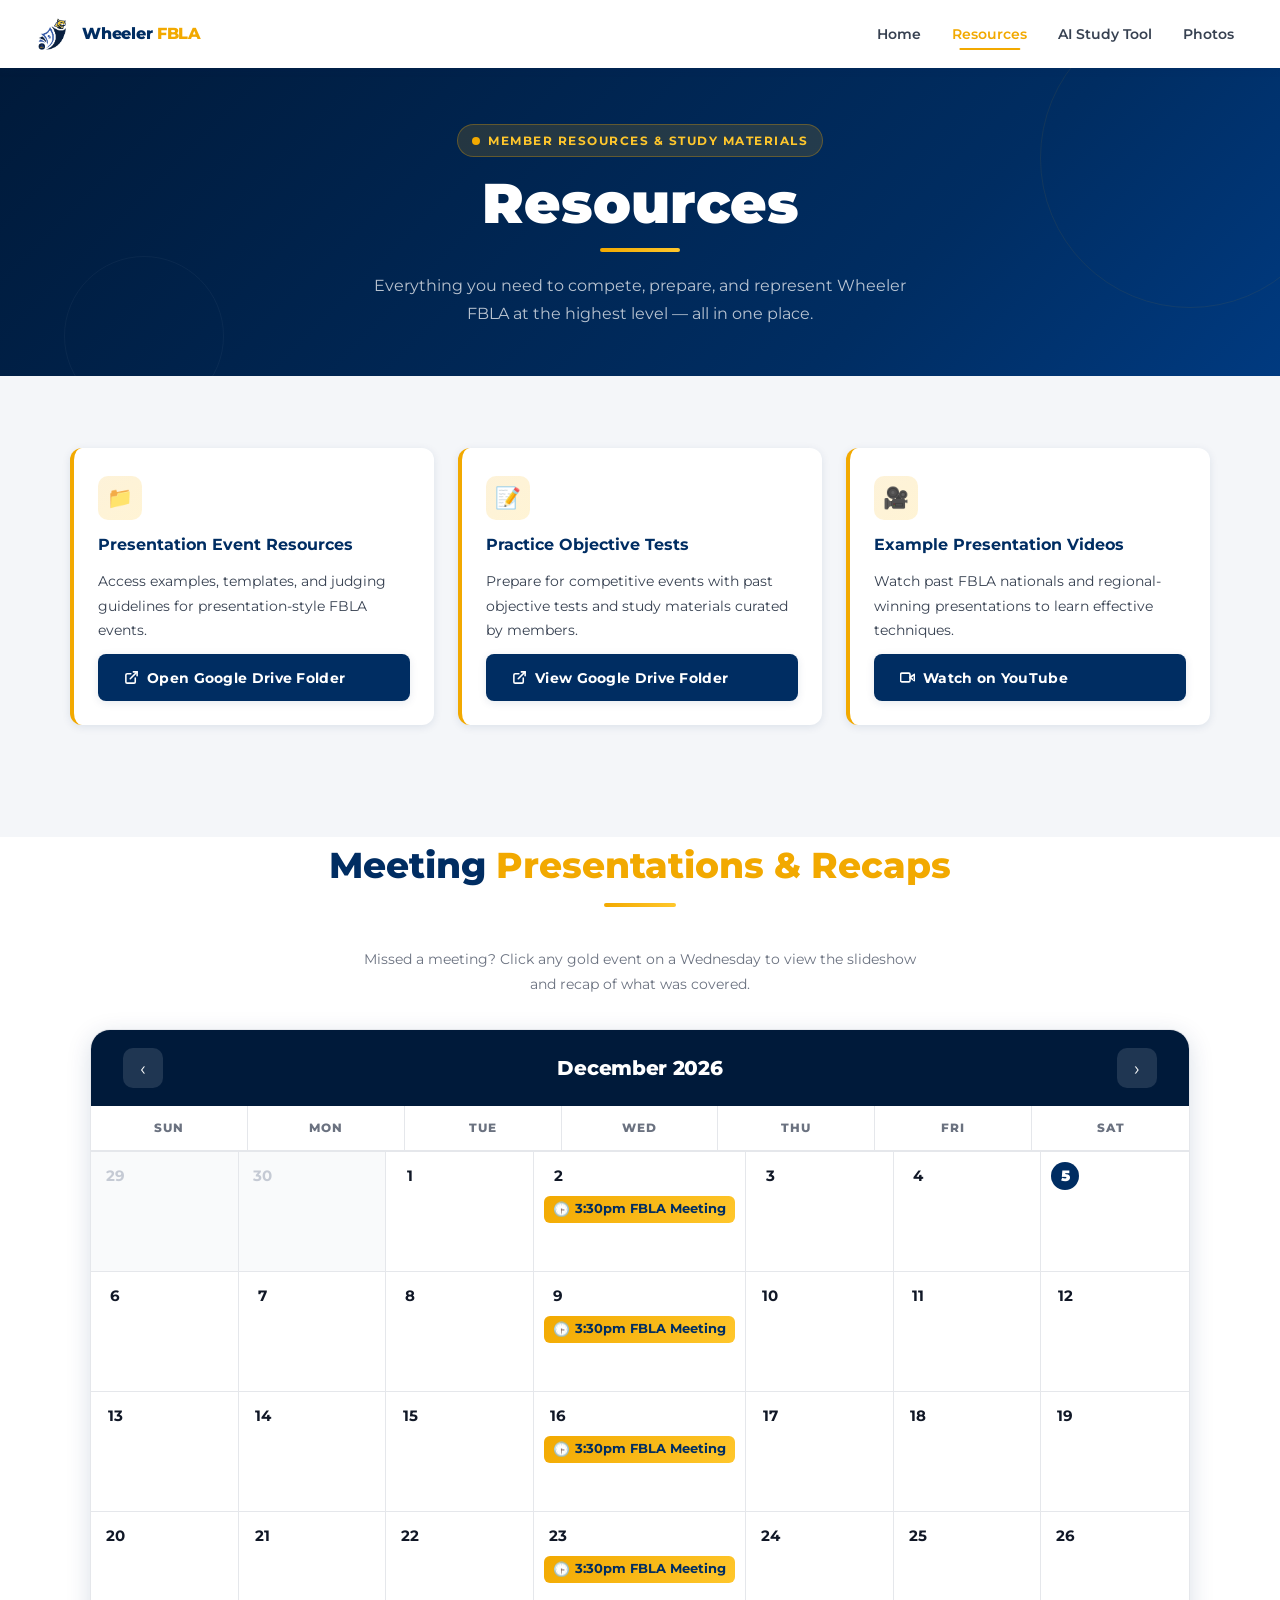
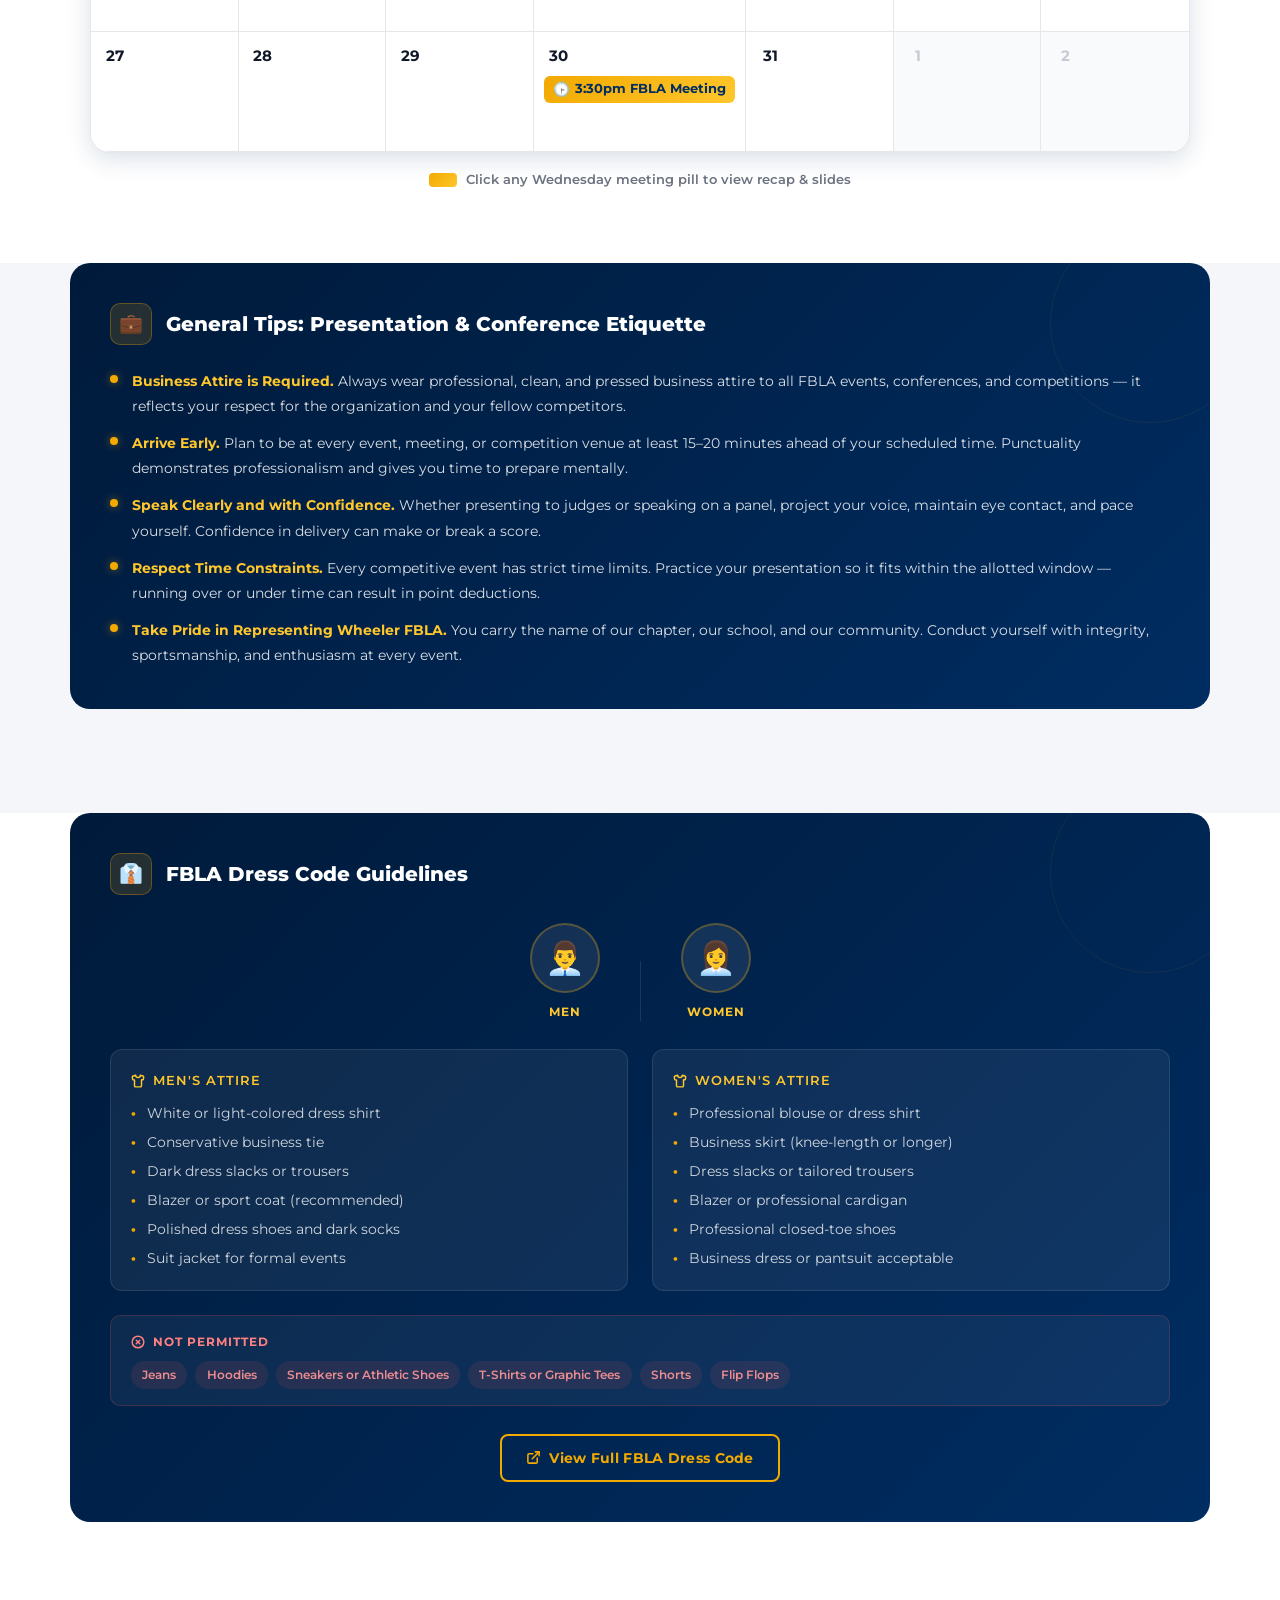
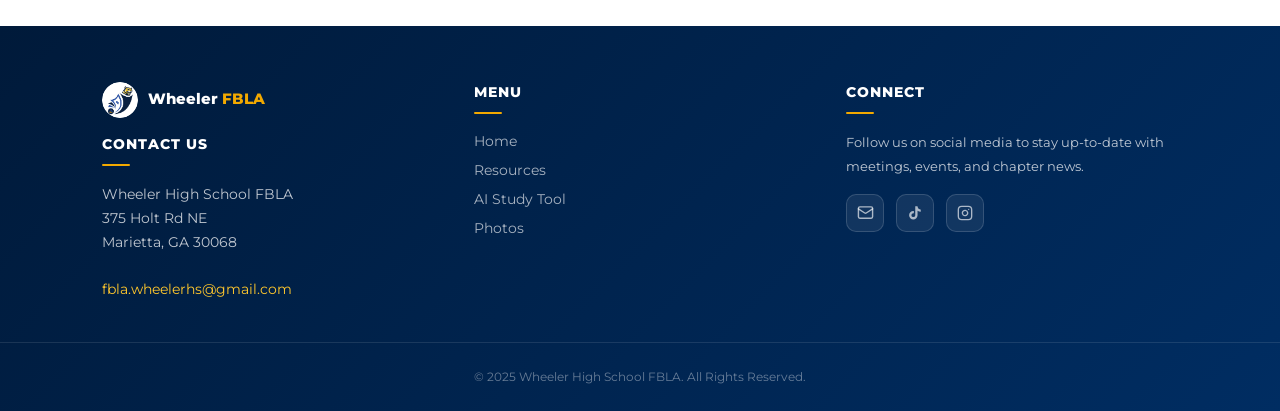
<file: Resources.html>
<!DOCTYPE html>
<html lang="en">
<head>
  <meta charset="UTF-8" />
  <meta name="viewport" content="width=device-width, initial-scale=1.0" />
  <title>Resources — Wheeler High School FBLA</title>
  <link rel="icon" href="wfbla.png" />
  <link rel="stylesheet" href="styles.css" />
  <style>
    /* ══════════════════════════════════════════════
       GOOGLE CALENDAR STYLE — MEETING RECAP CAL
    ══════════════════════════════════════════════ */

    .gcal-wrapper {
      background: var(--white);
      border-radius: var(--radius-lg);
      box-shadow: var(--shadow-md);
      overflow: hidden;
      max-width: 1100px;
      margin: 0 auto;
      border: 1px solid #e5e7eb;
    }

    /* Header bar */
    .gcal-header {
      background: var(--navy-deep);
      padding: 1.1rem 2rem;
      display: flex;
      align-items: center;
      justify-content: space-between;
      color: var(--white);
    }
    .gcal-month-label {
      font-size: 1.25rem;
      font-weight: 800;
      letter-spacing: -0.3px;
    }
    .gcal-nav {
      background: rgba(255,255,255,.12);
      border: none;
      color: var(--white);
      width: 40px; height: 40px;
      border-radius: 10px;
      font-size: 1.2rem;
      display: flex; align-items: center; justify-content: center;
      cursor: pointer;
      transition: all 0.2s ease;
    }
    .gcal-nav:hover {
      background: rgba(242,169,0,.28);
      color: var(--gold-light);
    }

    /* Day-of-week header */
    .gcal-dow {
      display: grid;
      grid-template-columns: repeat(7, 1fr);
      border-bottom: 2px solid #e5e7eb;
    }
    .gcal-dow span {
      text-align: center;
      font-size: 0.78rem;
      font-weight: 800;
      color: var(--text-light);
      letter-spacing: 1px;
      text-transform: uppercase;
      padding: 0.75rem 0;
      border-right: 1px solid #e5e7eb;
    }
    .gcal-dow span:last-child { border-right: none; }

    /* Cell grid */
    .gcal-cells {
      display: grid;
      grid-template-columns: repeat(7, 1fr);
    }

    .gcal-cell {
      min-height: 120px;
      padding: 10px 10px 8px;
      border-right: 1px solid #e5e7eb;
      border-bottom: 1px solid #e5e7eb;
      position: relative;
      transition: background 0.18s ease;
      background: var(--white);
      display: flex;
      flex-direction: column;
      gap: 6px;
    }
    .gcal-cell:nth-child(7n) { border-right: none; }

    .gcal-cell.other-month {
      background: #f9fafb;
    }
    .gcal-cell.other-month .gcal-date-num {
      color: #c5cad4;
    }

    .gcal-cell.today .gcal-date-num {
      background: var(--navy);
      color: var(--white);
      border-radius: 50%;
      width: 28px; height: 28px;
      display: flex; align-items: center; justify-content: center;
      font-weight: 900;
    }

    .gcal-date-num {
      font-size: 0.95rem;
      font-weight: 700;
      color: var(--text-dark);
      line-height: 1;
      width: 28px; height: 28px;
      display: flex; align-items: center; justify-content: center;
      border-radius: 50%;
      flex-shrink: 0;
    }

    /* Gold meeting pill — every Wednesday */
    .gcal-event-pill {
      background: linear-gradient(135deg, var(--gold), var(--gold-light));
      color: var(--navy);
      border-radius: 6px;
      padding: 5px 9px;
      font-size: 0.8rem;
      font-weight: 700;
      display: flex;
      align-items: center;
      gap: 5px;
      cursor: pointer;
      transition: filter 0.18s ease, transform 0.18s ease, box-shadow 0.18s ease;
      line-height: 1.3;
      white-space: nowrap;
      overflow: hidden;
      text-overflow: ellipsis;
      user-select: none;
    }
    .gcal-event-pill:hover {
      filter: brightness(1.06);
      transform: translateY(-1px);
      box-shadow: 0 4px 12px rgba(242,169,0,.4);
    }
    .gcal-event-pill .pill-icon { font-size: 0.85rem; flex-shrink: 0; }

    /* ── Popup modal ── */
    .recap-popup {
      position: fixed;
      inset: 0;
      background: rgba(0,0,0,.5);
      backdrop-filter: blur(6px);
      z-index: 3000;
      display: flex;
      align-items: center;
      justify-content: center;
      padding: 1.5rem;
      opacity: 0;
      pointer-events: none;
      transition: opacity 0.25s ease;
    }
    .recap-popup.open {
      opacity: 1;
      pointer-events: all;
    }
    .recap-popup-box {
      background: var(--white);
      border-radius: var(--radius-lg);
      max-width: 500px;
      width: 100%;
      box-shadow: var(--shadow-lg);
      overflow: hidden;
      transform: scale(0.88) translateY(20px);
      opacity: 0;
      transition: transform 0.32s cubic-bezier(0.34,1.56,0.64,1), opacity 0.25s ease;
    }
    .recap-popup.open .recap-popup-box {
      transform: scale(1) translateY(0);
      opacity: 1;
    }
    .recap-popup-header {
      background: linear-gradient(135deg, var(--navy-deep), var(--navy));
      padding: 1.4rem 1.6rem;
      display: flex;
      align-items: flex-start;
      justify-content: space-between;
      gap: 1rem;
    }
    .recap-popup-header-left h3 {
      color: var(--white);
      font-size: 1.05rem;
      font-weight: 800;
      margin-bottom: 0.3rem;
    }
    .recap-popup-date-badge {
      display: inline-flex;
      align-items: center;
      gap: 0.4rem;
      background: rgba(242,169,0,.18);
      border: 1px solid rgba(242,169,0,.3);
      color: var(--gold-light);
      font-size: 0.75rem;
      font-weight: 700;
      padding: 0.25rem 0.7rem;
      border-radius: 100px;
    }
    .recap-popup-close {
      background: rgba(255,255,255,.12);
      border: none;
      color: var(--white);
      width: 32px; height: 32px;
      border-radius: 8px;
      font-size: 1.1rem;
      display: flex; align-items: center; justify-content: center;
      cursor: pointer;
      transition: var(--transition);
      flex-shrink: 0;
    }
    .recap-popup-close:hover { background: rgba(242,169,0,.3); color: var(--gold-light); }

    .recap-popup-body { padding: 1.5rem 1.6rem; }

    .recap-section-label {
      font-size: 0.68rem;
      font-weight: 800;
      letter-spacing: 1.5px;
      text-transform: uppercase;
      color: var(--text-light);
      margin-bottom: 0.5rem;
    }
    .recap-text {
      font-size: 0.88rem;
      color: var(--text-mid);
      line-height: 1.75;
      margin-bottom: 1.4rem;
      padding: 0.9rem 1rem;
      background: var(--bg);
      border-radius: 8px;
      border-left: 3px solid var(--gold);
    }
    .recap-slides-btn {
      display: inline-flex;
      align-items: center;
      gap: 0.5rem;
      background: var(--navy);
      color: var(--white);
      padding: 0.65rem 1.3rem;
      border-radius: 9px;
      font-size: 0.84rem;
      font-weight: 700;
      text-decoration: none;
      transition: var(--transition);
    }
    .recap-slides-btn:hover {
      background: var(--navy-mid);
      transform: translateY(-2px);
      box-shadow: var(--shadow-sm);
    }
    .recap-no-slides {
      display: inline-flex;
      align-items: center;
      gap: 0.5rem;
      color: var(--text-light);
      font-size: 0.84rem;
      font-style: italic;
      background: #f3f4f6;
      padding: 0.6rem 1rem;
      border-radius: 8px;
    }

    /* Legend row */
    .gcal-legend {
      display: flex;
      align-items: center;
      gap: 0.6rem;
      justify-content: center;
      margin-top: 1.1rem;
      font-size: 0.8rem;
      color: var(--text-light);
      font-weight: 600;
    }
    .gcal-legend-pill {
      background: linear-gradient(135deg, var(--gold), var(--gold-light));
      width: 28px; height: 14px;
      border-radius: 4px;
    }

    /* Responsive shrink */
    @media (max-width: 700px) {
      .gcal-cell { min-height: 70px; padding: 6px 4px; }
      .gcal-event-pill { font-size: 0.65rem; padding: 3px 5px; }
      .gcal-event-pill .pill-icon { display: none; }
      .gcal-date-num { font-size: 0.78rem; width: 22px; height: 22px; }
      .gcal-month-label { font-size: 1rem; }
    }
  </style>
</head>
<body>

<!-- ══════════════════════════════════════════════════════════
     NAVBAR
══════════════════════════════════════════════════════════ -->
<nav class="navbar">
  <a class="navbar-brand" href="index.html">
    <img src="wfbla.png" alt="Wheeler FBLA Logo" />
    <span class="brand-text">Wheeler <span>FBLA</span></span>
  </a>
  <div class="nav-links">
    <a href="index.html">Home</a>
    <a href="Resources.html" class="active">Resources</a>
    <a href="aistudytool.html">AI Study Tool</a>
    <a href="photos.html">Photos</a>
  </div>
  <button class="hamburger" aria-label="Toggle menu">
    <span></span><span></span><span></span>
  </button>
  <div class="mobile-menu">
    <a href="index.html">Home</a>
    <a href="Resources.html" class="active">Resources</a>
    <a href="aistudytool.html">AI Study Tool</a>
    <a href="photos.html">Photos</a>
  </div>
</nav>

<!-- ══════════════════════════════════════════════════════════
     PAGE HERO HEADER
══════════════════════════════════════════════════════════ -->
<section style="background:linear-gradient(135deg,var(--navy-deep) 0%,var(--navy) 70%,#003a80 100%);padding:3.5rem 2rem 3rem;position:relative;overflow:hidden;">
  <div style="position:absolute;top:-60px;right:-60px;width:300px;height:300px;border:1px solid rgba(242,169,0,.08);border-radius:50%;pointer-events:none;"></div>
  <div style="position:absolute;bottom:-40px;left:5%;width:160px;height:160px;border:1px solid rgba(255,255,255,.04);border-radius:50%;pointer-events:none;"></div>
  <div class="container" style="position:relative;z-index:1;text-align:center;">
    <div class="hero-eyebrow anim-fade-up" style="display:inline-flex;align-items:center;gap:.5rem;margin-bottom:1rem;">
      <svg width="8" height="8" viewBox="0 0 8 8"><circle cx="4" cy="4" r="4" fill="#F2A900"/></svg>
      Member Resources &amp; Study Materials
    </div>
    <h1 class="anim-fade-up delay-100" style="color:var(--white);">Resources</h1>
    <div class="hero-accent-line anim-scale-in delay-200" style="margin:0.8rem auto 1.25rem;"></div>
    <p class="anim-fade-up delay-300" style="color:rgba(255,255,255,.72);max-width:560px;margin:0 auto;font-size:1rem;">
      Everything you need to compete, prepare, and represent Wheeler FBLA at the highest level — all in one place.
    </p>
  </div>
</section>

<!-- ══════════════════════════════════════════════════════════
     RESOURCE CARDS
══════════════════════════════════════════════════════════ -->
<section class="section" style="background:var(--bg);">
  <div class="container">
    <div class="resource-grid">

      <div class="resource-card reveal">
        <div class="resource-card-icon">📁</div>
        <h3>Presentation Event Resources</h3>
        <p>Access examples, templates, and judging guidelines for presentation-style FBLA events.</p>
        <a href="https://drive.google.com/drive/u/0/folders/1ioWjkT9G1zs_I708KtQPMtGr3xlRAMtF"
           class="btn btn-navy" style="margin-top:auto;" target="_blank" rel="noopener">
          <svg width="15" height="15" viewBox="0 0 24 24" fill="none" stroke="currentColor" stroke-width="2.5" stroke-linecap="round" stroke-linejoin="round"><path d="M18 13v6a2 2 0 0 1-2 2H5a2 2 0 0 1-2-2V8a2 2 0 0 1 2-2h6"/><polyline points="15 3 21 3 21 9"/><line x1="10" y1="14" x2="21" y2="3"/></svg>
          Open Google Drive Folder
        </a>
      </div>

      <div class="resource-card reveal reveal-delay-1">
        <div class="resource-card-icon">📝</div>
        <h3>Practice Objective Tests</h3>
        <p>Prepare for competitive events with past objective tests and study materials curated by members.</p>
        <a href="https://drive.google.com/drive/folders/1zNqVlJCRWfG51m4a2TouF8Hkm829SL67"
           class="btn btn-navy" style="margin-top:auto;" target="_blank" rel="noopener">
          <svg width="15" height="15" viewBox="0 0 24 24" fill="none" stroke="currentColor" stroke-width="2.5" stroke-linecap="round" stroke-linejoin="round"><path d="M18 13v6a2 2 0 0 1-2 2H5a2 2 0 0 1-2-2V8a2 2 0 0 1 2-2h6"/><polyline points="15 3 21 3 21 9"/><line x1="10" y1="14" x2="21" y2="3"/></svg>
          View Google Drive Folder
        </a>
      </div>

      <div class="resource-card reveal reveal-delay-2">
        <div class="resource-card-icon">🎥</div>
        <h3>Example Presentation Videos</h3>
        <p>Watch past FBLA nationals and regional-winning presentations to learn effective techniques.</p>
        <a href="https://www.youtube.com/watch?v=VIS8cJYEDtc"
           class="btn btn-navy" style="margin-top:auto;" target="_blank" rel="noopener">
          <svg width="15" height="15" viewBox="0 0 24 24" fill="none" stroke="currentColor" stroke-width="2.5" stroke-linecap="round" stroke-linejoin="round"><polygon points="23 7 16 12 23 17 23 7"/><rect x="1" y="5" width="15" height="14" rx="2" ry="2"/></svg>
          Watch on YouTube
        </a>
      </div>

    </div>
  </div>
</section>

<!-- ══════════════════════════════════════════════════════════
     MEETING PRESENTATIONS & RECAPS — GOOGLE CALENDAR STYLE
══════════════════════════════════════════════════════════ -->
<section class="section" style="background:var(--white);padding-top:0;">
  <div class="container">
    <h2 class="section-title reveal">Meeting <span>Presentations &amp; Recaps</span></h2>
    <span class="title-underline reveal"></span>
    <p class="reveal" style="text-align:center;color:var(--text-light);max-width:560px;margin:0 auto 2rem;font-size:0.9rem;">
      Missed a meeting? Click any gold event on a Wednesday to view the slideshow and recap of what was covered.
    </p>

    <!-- Google Calendar widget -->
    <div class="gcal-wrapper reveal" id="gcalWrapper">
      <div class="gcal-header">
        <button class="gcal-nav" id="gcalPrev" aria-label="Previous month">&#8249;</button>
        <span class="gcal-month-label" id="gcalMonthLabel">Loading…</span>
        <button class="gcal-nav" id="gcalNext" aria-label="Next month">&#8250;</button>
      </div>
      <div class="gcal-dow">
        <span>SUN</span><span>MON</span><span>TUE</span><span>WED</span>
        <span>THU</span><span>FRI</span><span>SAT</span>
      </div>
      <div class="gcal-cells" id="gcalCells"></div>
    </div>

    <!-- Legend -->
    <div class="gcal-legend reveal">
      <div class="gcal-legend-pill"></div>
      Click any Wednesday meeting pill to view recap &amp; slides
    </div>
  </div>
</section>

<!-- Recap popup -->
<div class="recap-popup" id="recapPopup">
  <div class="recap-popup-box">
    <div class="recap-popup-header">
      <div class="recap-popup-header-left">
        <h3>📋 Meeting Recap</h3>
        <div class="recap-popup-date-badge" id="recapPopupDate">
          <svg width="11" height="11" viewBox="0 0 24 24" fill="none" stroke="currentColor" stroke-width="2.5"><rect x="3" y="4" width="18" height="18" rx="2"/><line x1="16" y1="2" x2="16" y2="6"/><line x1="8" y1="2" x2="8" y2="6"/><line x1="3" y1="10" x2="21" y2="10"/></svg>
          <span id="recapPopupDateText"></span>
        </div>
      </div>
      <button class="recap-popup-close" id="recapPopupClose">&#10005;</button>
    </div>
    <div class="recap-popup-body">
      <div class="recap-section-label">Meeting Summary</div>
      <div class="recap-text" id="recapPopupText"></div>
      <div class="recap-section-label">Slideshow</div>
      <div id="recapPopupSlides"></div>
    </div>
  </div>
</div>

<!-- ══════════════════════════════════════════════════════════
     GENERAL TIPS
══════════════════════════════════════════════════════════ -->
<section class="section" style="background:var(--bg);padding-top:0;">
  <div class="container">
    <div class="navy-block reveal">
      <div style="display:flex;align-items:center;gap:0.85rem;margin-bottom:1.5rem;">
        <div style="width:42px;height:42px;border-radius:10px;background:rgba(242,169,0,.15);border:1px solid rgba(242,169,0,.3);display:flex;align-items:center;justify-content:center;font-size:1.2rem;flex-shrink:0;">💼</div>
        <h2 style="margin-bottom:0;font-size:1.25rem;">General Tips: Presentation &amp; Conference Etiquette</h2>
      </div>
      <div class="gold-bullet-list">
        <div class="gold-bullet-item">
          <div class="gold-bullet-dot"></div>
          <p><strong style="color:var(--gold-light);">Business Attire is Required.</strong> Always wear professional, clean, and pressed business attire to all FBLA events, conferences, and competitions — it reflects your respect for the organization and your fellow competitors.</p>
        </div>
        <div class="gold-bullet-item">
          <div class="gold-bullet-dot"></div>
          <p><strong style="color:var(--gold-light);">Arrive Early.</strong> Plan to be at every event, meeting, or competition venue at least 15–20 minutes ahead of your scheduled time. Punctuality demonstrates professionalism and gives you time to prepare mentally.</p>
        </div>
        <div class="gold-bullet-item">
          <div class="gold-bullet-dot"></div>
          <p><strong style="color:var(--gold-light);">Speak Clearly and with Confidence.</strong> Whether presenting to judges or speaking on a panel, project your voice, maintain eye contact, and pace yourself. Confidence in delivery can make or break a score.</p>
        </div>
        <div class="gold-bullet-item">
          <div class="gold-bullet-dot"></div>
          <p><strong style="color:var(--gold-light);">Respect Time Constraints.</strong> Every competitive event has strict time limits. Practice your presentation so it fits within the allotted window — running over or under time can result in point deductions.</p>
        </div>
        <div class="gold-bullet-item">
          <div class="gold-bullet-dot"></div>
          <p><strong style="color:var(--gold-light);">Take Pride in Representing Wheeler FBLA.</strong> You carry the name of our chapter, our school, and our community. Conduct yourself with integrity, sportsmanship, and enthusiasm at every event.</p>
        </div>
      </div>
    </div>
  </div>
</section>

<!-- ══════════════════════════════════════════════════════════
     DRESS CODE
══════════════════════════════════════════════════════════ -->
<section class="section" style="background:var(--white);padding-top:0;">
  <div class="container">
    <div class="navy-block reveal">
      <div style="display:flex;align-items:center;gap:0.85rem;margin-bottom:1.75rem;">
        <div style="width:42px;height:42px;border-radius:10px;background:rgba(242,169,0,.15);border:1px solid rgba(242,169,0,.3);display:flex;align-items:center;justify-content:center;font-size:1.2rem;flex-shrink:0;">👔</div>
        <h2 style="margin-bottom:0;font-size:1.25rem;">FBLA Dress Code Guidelines</h2>
      </div>

      <div style="text-align:center;margin-bottom:1.75rem;">
        <div style="display:inline-flex;align-items:flex-end;justify-content:center;gap:2.5rem;flex-wrap:wrap;">
          <div style="display:flex;flex-direction:column;align-items:center;gap:0.6rem;">
            <div style="width:70px;height:70px;border-radius:50%;background:rgba(255,255,255,.08);border:2px solid rgba(242,169,0,.3);display:flex;align-items:center;justify-content:center;font-size:2rem;">👨‍💼</div>
            <span style="color:var(--gold-light);font-size:0.75rem;font-weight:700;letter-spacing:1px;text-transform:uppercase;">Men</span>
          </div>
          <div style="width:1px;height:60px;background:rgba(255,255,255,.1);"></div>
          <div style="display:flex;flex-direction:column;align-items:center;gap:0.6rem;">
            <div style="width:70px;height:70px;border-radius:50%;background:rgba(255,255,255,.08);border:2px solid rgba(242,169,0,.3);display:flex;align-items:center;justify-content:center;font-size:2rem;">👩‍💼</div>
            <span style="color:var(--gold-light);font-size:0.75rem;font-weight:700;letter-spacing:1px;text-transform:uppercase;">Women</span>
          </div>
        </div>
      </div>

      <div class="dress-code-grid">
        <div class="dress-code-card">
          <h4>
            <svg width="14" height="14" viewBox="0 0 24 24" fill="none" stroke="currentColor" stroke-width="2.5" stroke-linecap="round" stroke-linejoin="round"><path d="M20.38 3.46 16 2a4 4 0 0 1-8 0L3.62 3.46a2 2 0 0 0-1.34 2.23l.58 3.57a1 1 0 0 0 .99.84H6v10c0 1.1.9 2 2 2h8a2 2 0 0 0 2-2V10h2.15a1 1 0 0 0 .99-.84l.58-3.57a2 2 0 0 0-1.34-2.23z"/></svg>
            Men's Attire
          </h4>
          <ul>
            <li>White or light-colored dress shirt</li>
            <li>Conservative business tie</li>
            <li>Dark dress slacks or trousers</li>
            <li>Blazer or sport coat (recommended)</li>
            <li>Polished dress shoes and dark socks</li>
            <li>Suit jacket for formal events</li>
          </ul>
        </div>
        <div class="dress-code-card">
          <h4>
            <svg width="14" height="14" viewBox="0 0 24 24" fill="none" stroke="currentColor" stroke-width="2.5" stroke-linecap="round" stroke-linejoin="round"><path d="M20.38 3.46 16 2a4 4 0 0 1-8 0L3.62 3.46a2 2 0 0 0-1.34 2.23l.58 3.57a1 1 0 0 0 .99.84H6v10c0 1.1.9 2 2 2h8a2 2 0 0 0 2-2V10h2.15a1 1 0 0 0 .99-.84l.58-3.57a2 2 0 0 0-1.34-2.23z"/></svg>
            Women's Attire
          </h4>
          <ul>
            <li>Professional blouse or dress shirt</li>
            <li>Business skirt (knee-length or longer)</li>
            <li>Dress slacks or tailored trousers</li>
            <li>Blazer or professional cardigan</li>
            <li>Professional closed-toe shoes</li>
            <li>Business dress or pantsuit acceptable</li>
          </ul>
        </div>
      </div>

      <div style="background:rgba(255,255,255,.05);border-radius:10px;padding:1rem 1.25rem;border:1px solid rgba(255,80,80,.2);margin-bottom:1.75rem;">
        <h4 style="color:#ff8080;font-size:0.78rem;font-weight:700;letter-spacing:1px;text-transform:uppercase;margin-bottom:0.6rem;display:flex;align-items:center;gap:0.5rem;">
          <svg width="14" height="14" viewBox="0 0 24 24" fill="none" stroke="currentColor" stroke-width="2.5" stroke-linecap="round" stroke-linejoin="round"><circle cx="12" cy="12" r="10"/><line x1="15" y1="9" x2="9" y2="15"/><line x1="9" y1="9" x2="15" y2="15"/></svg>
          Not Permitted
        </h4>
        <div style="display:flex;flex-wrap:wrap;gap:0.5rem;">
          <span style="background:rgba(255,80,80,.1);color:rgba(255,150,150,.9);padding:0.25rem 0.7rem;border-radius:100px;font-size:0.78rem;font-weight:600;">Jeans</span>
          <span style="background:rgba(255,80,80,.1);color:rgba(255,150,150,.9);padding:0.25rem 0.7rem;border-radius:100px;font-size:0.78rem;font-weight:600;">Hoodies</span>
          <span style="background:rgba(255,80,80,.1);color:rgba(255,150,150,.9);padding:0.25rem 0.7rem;border-radius:100px;font-size:0.78rem;font-weight:600;">Sneakers or Athletic Shoes</span>
          <span style="background:rgba(255,80,80,.1);color:rgba(255,150,150,.9);padding:0.25rem 0.7rem;border-radius:100px;font-size:0.78rem;font-weight:600;">T-Shirts or Graphic Tees</span>
          <span style="background:rgba(255,80,80,.1);color:rgba(255,150,150,.9);padding:0.25rem 0.7rem;border-radius:100px;font-size:0.78rem;font-weight:600;">Shorts</span>
          <span style="background:rgba(255,80,80,.1);color:rgba(255,150,150,.9);padding:0.25rem 0.7rem;border-radius:100px;font-size:0.78rem;font-weight:600;">Flip Flops</span>
        </div>
      </div>

      <div style="text-align:center;">
        <a href="https://www.fbla.org/media/2024/10/2023-Dress-Code_FINAL-scaled-1-768x994.jpg"
           target="_blank" rel="noopener" class="btn btn-outline-gold">
          <svg width="15" height="15" viewBox="0 0 24 24" fill="none" stroke="currentColor" stroke-width="2.5" stroke-linecap="round" stroke-linejoin="round"><path d="M18 13v6a2 2 0 0 1-2 2H5a2 2 0 0 1-2-2V8a2 2 0 0 1 2-2h6"/><polyline points="15 3 21 3 21 9"/><line x1="10" y1="14" x2="21" y2="3"/></svg>
          View Full FBLA Dress Code
        </a>
      </div>
    </div>
  </div>
</section>

<!-- ══════════════════════════════════════════════════════════
     FOOTER
══════════════════════════════════════════════════════════ -->
<footer class="footer">
  <div class="footer-grid">
    <div class="footer-col">
      <div style="display:flex;align-items:center;gap:0.6rem;margin-bottom:1rem;">
        <img src="wfbla.png" alt="Logo" style="height:36px;width:36px;object-fit:contain;border-radius:50%;" />
        <span style="color:var(--white);font-weight:800;font-size:0.95rem;">Wheeler <span style="color:var(--gold);">FBLA</span></span>
      </div>
      <h4>Contact Us</h4>
      <p>Wheeler High School FBLA<br>375 Holt Rd NE<br>Marietta, GA 30068<br><br>
        <a href="mailto:fbla.wheelerhs@gmail.com" style="color:var(--gold-light);">fbla.wheelerhs@gmail.com</a>
      </p>
    </div>
    <div class="footer-col">
      <h4>Menu</h4>
      <div class="footer-links">
        <a href="index.html">Home</a>
        <a href="Resources.html">Resources</a>
        <a href="aistudytool.html">AI Study Tool</a>
        <a href="Photos.html">Photos</a>
      </div>
    </div>
    <div class="footer-col">
      <h4>Connect</h4>
      <p style="margin-bottom:1rem;font-size:0.83rem;">Follow us on social media to stay up-to-date with meetings, events, and chapter news.</p>
      <div class="footer-social">
        <a href="mailto:fbla.wheelerhs@gmail.com" class="social-btn" aria-label="Email">
          <svg width="17" height="17" viewBox="0 0 24 24" fill="none" stroke="currentColor" stroke-width="2" stroke-linecap="round" stroke-linejoin="round"><rect x="2" y="4" width="20" height="16" rx="2"/><path d="m22 7-8.97 5.7a1.94 1.94 0 0 1-2.06 0L2 7"/></svg>
        </a>
        <a href="#" class="social-btn" aria-label="TikTok">
          <svg width="16" height="16" viewBox="0 0 24 24" fill="currentColor"><path d="M19.59 6.69a4.83 4.83 0 0 1-3.77-4.25V2h-3.45v13.67a2.89 2.89 0 0 1-2.88 2.5 2.89 2.89 0 0 1-2.89-2.89 2.89 2.89 0 0 1 2.89-2.89c.28 0 .54.04.79.1V9.01a6.34 6.34 0 0 0-.79-.05 6.34 6.34 0 0 0-6.34 6.34 6.34 6.34 0 0 0 6.34 6.34 6.34 6.34 0 0 0 6.33-6.34V8.69a8.19 8.19 0 0 0 4.79 1.54V6.79a4.85 4.85 0 0 1-1.02-.1z"/></svg>
        </a>
        <a href="#" class="social-btn" aria-label="Instagram">
          <svg width="16" height="16" viewBox="0 0 24 24" fill="none" stroke="currentColor" stroke-width="2" stroke-linecap="round" stroke-linejoin="round"><rect x="2" y="2" width="20" height="20" rx="5" ry="5"/><path d="M16 11.37A4 4 0 1 1 12.63 8 4 4 0 0 1 16 11.37z"/><line x1="17.5" y1="6.5" x2="17.51" y2="6.5"/></svg>
        </a>
      </div>
    </div>
  </div>
  <div class="footer-bottom">© 2025 Wheeler High School FBLA. All Rights Reserved.</div>
</footer>

<script src="animations.js"></script>
</body>
</html>
</file>
<file: styles.css>
/* ============================================================
   Wheeler High School FBLA — Global Stylesheet
   ============================================================ */

@import url('https://fonts.googleapis.com/css2?family=Montserrat:wght@400;500;600;700;800;900&family=Lora:ital,wght@0,400;0,600;1,400&display=swap');

/* ── CSS Variables ─────────────────────────────────────────── */
:root {
  --navy:        #002D62;
  --navy-deep:   #001a3a;
  --navy-mid:    #003580;
  --gold:        #F2A900;
  --gold-light:  #FFC72C;
  --bg:          #F4F6F9;
  --white:       #FFFFFF;
  --text-dark:   #111827;
  --text-mid:    #374151;
  --text-light:  #6B7280;
  --shadow-sm:   0 2px 8px rgba(0,45,98,.10);
  --shadow-md:   0 6px 24px rgba(0,45,98,.15);
  --shadow-lg:   0 16px 48px rgba(0,45,98,.22);
  --radius:      12px;
  --radius-lg:   20px;
  --transition:  all 0.3s ease-in-out;
}

/* ── Reset & Base ───────────────────────────────────────────── */
*, *::before, *::after { box-sizing: border-box; margin: 0; padding: 0; }

html { scroll-behavior: smooth; font-size: 16px; margin: 0; padding: 0; }

body {
  font-family: 'Montserrat', sans-serif;
  background: var(--bg);
  color: var(--text-dark);
  line-height: 1.6;
  overflow-x: hidden;
  margin: 0;
  padding: 0;
  min-height: 100vh;
  display: flex;
  flex-direction: column;
}

img { max-width: 100%; display: block; }
a  { text-decoration: none; color: inherit; }
ul { list-style: none; }
button { cursor: pointer; font-family: inherit; }

/* ── Typography ─────────────────────────────────────────────── */
h1 { font-size: clamp(2rem, 5vw, 3.5rem); font-weight: 900; line-height: 1.1; }
h2 { font-size: clamp(1.5rem, 3vw, 2.25rem); font-weight: 800; }
h3 { font-size: clamp(1.1rem, 2vw, 1.4rem); font-weight: 700; }
h4 { font-size: 1rem; font-weight: 600; }
p  { font-size: 0.975rem; line-height: 1.75; }

.section-title {
  text-align: center;
  color: var(--navy);
  margin-bottom: 0.4rem;
}
.section-title span { color: var(--gold); }

.title-underline {
  display: block;
  width: 72px;
  height: 4px;
  background: linear-gradient(90deg, var(--gold), var(--gold-light));
  border-radius: 2px;
  margin: 0.5rem auto 2.5rem;
}

/* ── Navbar ─────────────────────────────────────────────────── */
.navbar {
  position: sticky;
  top: 0;
  z-index: 1000;
  background: var(--white);
  box-shadow: var(--shadow-sm);
  padding: 0 2rem;
  height: 68px;
  display: flex;
  align-items: center;
  justify-content: space-between;
  transition: var(--transition);
}

.navbar.scrolled {
  box-shadow: 0 4px 20px rgba(0,45,98,.18);
  height: 60px;
}

.navbar-brand {
  display: flex;
  align-items: center;
  gap: 0.65rem;
}

.navbar-brand img {
  height: 40px;
  width: 40px;
  object-fit: contain;
  border-radius: 50%;
}

.navbar-brand .brand-text {
  font-weight: 800;
  font-size: 1rem;
  color: var(--navy);
  letter-spacing: -0.3px;
}
.navbar-brand .brand-text span { color: var(--gold); }

.nav-links {
  display: flex;
  align-items: center;
  gap: 0.25rem;
}

.nav-links a {
  padding: 0.45rem 0.85rem;
  border-radius: 8px;
  font-size: 0.875rem;
  font-weight: 600;
  color: var(--text-mid);
  transition: var(--transition);
  position: relative;
}

.nav-links a::after {
  content: '';
  position: absolute;
  bottom: 2px; left: 50%;
  transform: translateX(-50%) scaleX(0);
  width: 60%; height: 2px;
  background: var(--gold);
  border-radius: 2px;
  transition: transform 0.25s ease;
}

.nav-links a:hover { color: var(--navy); background: rgba(242,169,0,.08); }
.nav-links a:hover::after { transform: translateX(-50%) scaleX(1); }
.nav-links a.active { color: var(--gold); }
.nav-links a.active::after { transform: translateX(-50%) scaleX(1); }

/* Hamburger */
.hamburger {
  display: none;
  flex-direction: column;
  gap: 5px;
  background: none;
  border: none;
  padding: 4px;
}
.hamburger span {
  display: block;
  width: 24px; height: 2px;
  background: var(--navy);
  border-radius: 2px;
  transition: var(--transition);
}
.hamburger.open span:nth-child(1) { transform: translateY(7px) rotate(45deg); }
.hamburger.open span:nth-child(2) { opacity: 0; }
.hamburger.open span:nth-child(3) { transform: translateY(-7px) rotate(-45deg); }

.mobile-menu {
  display: none;
  position: absolute;
  top: 68px; left: 0; right: 0;
  background: var(--white);
  box-shadow: var(--shadow-md);
  padding: 1rem 1.5rem;
  flex-direction: column;
  gap: 0.25rem;
}
.mobile-menu.open { display: flex; }
.mobile-menu a {
  padding: 0.65rem 0.75rem;
  border-radius: 8px;
  font-weight: 600;
  font-size: 0.9rem;
  color: var(--text-mid);
  transition: var(--transition);
}
.mobile-menu a:hover { background: rgba(242,169,0,.1); color: var(--navy); }
.mobile-menu a.active { color: var(--gold); }

/* ── Buttons ────────────────────────────────────────────────── */
.btn {
  display: inline-flex;
  align-items: center;
  gap: 0.5rem;
  padding: 0.65rem 1.5rem;
  border-radius: 8px;
  font-weight: 700;
  font-size: 0.875rem;
  letter-spacing: 0.3px;
  border: 2px solid transparent;
  transition: var(--transition);
  white-space: nowrap;
}

.btn-gold {
  background: linear-gradient(135deg, var(--gold), var(--gold-light));
  color: var(--navy);
  box-shadow: 0 4px 14px rgba(242,169,0,.35);
}
.btn-gold:hover {
  transform: translateY(-2px);
  box-shadow: 0 8px 24px rgba(242,169,0,.45);
  filter: brightness(1.05);
}

.btn-navy {
  background: var(--navy);
  color: var(--white);
  box-shadow: var(--shadow-sm);
}
.btn-navy:hover {
  background: var(--navy-mid);
  transform: translateY(-2px);
  box-shadow: var(--shadow-md);
}

.btn-outline-gold {
  background: transparent;
  color: var(--gold);
  border-color: var(--gold);
}
.btn-outline-gold:hover {
  background: var(--gold);
  color: var(--navy);
  transform: translateY(-2px);
}

/* ── Cards ──────────────────────────────────────────────────── */
.card {
  background: var(--white);
  border-radius: var(--radius);
  box-shadow: var(--shadow-sm);
  transition: var(--transition);
  overflow: hidden;
}
.card:hover {
  box-shadow: var(--shadow-md);
  transform: translateY(-4px);
}

/* ── Hero ───────────────────────────────────────────────────── */
.hero {
  background: linear-gradient(135deg, var(--navy-deep) 0%, var(--navy) 60%, var(--navy-mid) 100%);
  position: relative;
  overflow: hidden;
  padding: 5rem 2rem 4rem;
  min-height: 480px;
  display: flex;
  align-items: center;
}

.hero::before {
  content: '';
  position: absolute;
  inset: 0;
  background:
    radial-gradient(ellipse 60% 80% at 80% 50%, rgba(242,169,0,.08) 0%, transparent 70%),
    radial-gradient(ellipse 40% 60% at 10% 80%, rgba(0,53,128,.4) 0%, transparent 60%);
  pointer-events: none;
}

/* Decorative geometric shapes */
.hero::after {
  content: '';
  position: absolute;
  top: -60px; right: -60px;
  width: 360px; height: 360px;
  border: 2px solid rgba(242,169,0,.12);
  border-radius: 50%;
  pointer-events: none;
}

.hero-inner {
  position: relative;
  z-index: 1;
  max-width: 820px;
}

.hero-eyebrow {
  display: inline-flex;
  align-items: center;
  gap: 0.5rem;
  background: rgba(242,169,0,.15);
  color: var(--gold-light);
  font-size: 0.78rem;
  font-weight: 700;
  letter-spacing: 1.5px;
  text-transform: uppercase;
  padding: 0.35rem 0.9rem;
  border-radius: 100px;
  border: 1px solid rgba(242,169,0,.3);
  margin-bottom: 1.2rem;
}

.hero h1 { color: var(--white); margin-bottom: 0.6rem; }

.hero-accent-line {
  width: 80px; height: 4px;
  background: linear-gradient(90deg, var(--gold), var(--gold-light));
  border-radius: 2px;
  margin: 0.8rem 0 1.5rem;
}

.hero p {
  color: rgba(255,255,255,.82);
  font-size: 1.05rem;
  max-width: 680px;
  line-height: 1.8;
}

/* ── Section Wrapper ────────────────────────────────────────── */
.section { padding: 4.5rem 2rem; }
.container { max-width: 1140px; margin: 0 auto; }

/* Hero and main page areas grow to fill available space */
.hero, #aiApp {
  flex: 1 0 auto;
}

/* ── Calendar ───────────────────────────────────────────────── */
.calendar-wrapper {
  background: var(--white);
  border-radius: var(--radius-lg);
  box-shadow: var(--shadow-md);
  overflow: hidden;
  max-width: 820px;
  margin: 0 auto;
}

.calendar-header {
  background: var(--navy);
  padding: 1rem 1.5rem;
  display: flex;
  align-items: center;
  justify-content: space-between;
  color: var(--white);
}

.calendar-header h3 { font-size: 1.05rem; font-weight: 700; }

.cal-nav-btn {
  background: rgba(255,255,255,.12);
  border: none;
  color: var(--white);
  width: 32px; height: 32px;
  border-radius: 8px;
  font-size: 1rem;
  display: flex; align-items: center; justify-content: center;
  transition: var(--transition);
}
.cal-nav-btn:hover { background: rgba(242,169,0,.25); color: var(--gold-light); }

.calendar-grid { padding: 1rem 1rem 1.25rem; }

.cal-days-header {
  display: grid;
  grid-template-columns: repeat(7, 1fr);
  gap: 4px;
  margin-bottom: 6px;
}
.cal-days-header span {
  text-align: center;
  font-size: 0.72rem;
  font-weight: 700;
  color: var(--text-light);
  letter-spacing: 0.5px;
  text-transform: uppercase;
  padding: 0.3rem 0;
}

.cal-cells {
  display: grid;
  grid-template-columns: repeat(7, 1fr);
  gap: 4px;
}

.cal-cell {
  min-height: 78px;
  border-radius: 8px;
  padding: 6px;
  position: relative;
  background: #fafbfc;
  border: 1px solid #eef0f3;
  transition: var(--transition);
}

.cal-cell:hover { background: rgba(242,169,0,.05); border-color: var(--gold); }

.cal-cell.today { background: rgba(0,45,98,.04); border-color: rgba(0,45,98,.2); }
.cal-cell.today .cal-num { color: var(--navy); font-weight: 800; }

.cal-cell.other-month .cal-num { color: #c5cad4; }
.cal-cell.other-month { background: #f8f9fa; }

.cal-num {
  font-size: 0.78rem;
  font-weight: 600;
  color: var(--text-dark);
  line-height: 1;
}

.cal-event {
  margin-top: 4px;
  background: linear-gradient(135deg, var(--gold), var(--gold-light));
  color: var(--navy);
  font-size: 0.62rem;
  font-weight: 700;
  padding: 2px 5px;
  border-radius: 4px;
  line-height: 1.3;
  cursor: pointer;
  transition: var(--transition);
}
.cal-event:hover { filter: brightness(1.08); transform: scale(1.02); }

/* ── Leadership Grid ────────────────────────────────────────── */
.leadership-grid {
  display: grid;
  grid-template-columns: repeat(auto-fill, minmax(140px, 1fr));
  gap: 1.5rem;
  justify-items: center;
}

.profile-card {
  display: flex;
  flex-direction: column;
  align-items: center;
  gap: 0.65rem;
  cursor: pointer;
}

.profile-avatar {
  width: 110px; height: 110px;
  border-radius: 50%;
  overflow: hidden;
  border: 3px solid #e8edf3;
  box-shadow: var(--shadow-sm);
  transition: var(--transition);
  position: relative;
  background: #dde2ea;
}

.profile-avatar::after {
  content: '';
  position: absolute;
  inset: 0;
  border-radius: 50%;
  background: rgba(242,169,0,0);
  transition: var(--transition);
}

.profile-card:hover .profile-avatar {
  border-color: var(--gold);
  box-shadow: 0 0 0 4px rgba(242,169,0,.25), var(--shadow-md);
  transform: scale(1.06);
}

.profile-card:hover .profile-avatar::after {
  background: rgba(242,169,0,.08);
}

.profile-avatar img {
  width: 100%; height: 100%;
  object-fit: cover;
  transition: transform 0.4s ease;
}
.profile-card:hover .profile-avatar img { transform: scale(1.06); }

.profile-name {
  font-size: 0.82rem;
  font-weight: 700;
  color: var(--navy);
  text-align: center;
  line-height: 1.2;
}
.profile-role {
  font-size: 0.73rem;
  color: var(--gold);
  font-weight: 600;
  text-align: center;
}

/* ── Modal ──────────────────────────────────────────────────── */
.modal-backdrop {
  position: fixed;
  inset: 0;
  background: rgba(0,0,0,.6);
  backdrop-filter: blur(6px);
  z-index: 2000;
  display: flex;
  align-items: center;
  justify-content: center;
  padding: 1.5rem;
  opacity: 0;
  pointer-events: none;
  transition: opacity 0.3s ease;
}

.modal-backdrop.open {
  opacity: 1;
  pointer-events: all;
}

.modal-box {
  background: var(--white);
  border-radius: var(--radius-lg);
  max-width: 520px;
  width: 100%;
  box-shadow: var(--shadow-lg);
  overflow: hidden;
  transform: scale(0.88) translateY(20px);
  transition: transform 0.35s cubic-bezier(0.34, 1.56, 0.64, 1), opacity 0.3s ease;
  opacity: 0;
}

.modal-backdrop.open .modal-box {
  transform: scale(1) translateY(0);
  opacity: 1;
}

.modal-header {
  background: linear-gradient(135deg, var(--navy-deep), var(--navy));
  padding: 1.75rem;
  display: flex;
  flex-direction: column;
  align-items: center;
  gap: 0.75rem;
  position: relative;
}

.modal-close {
  position: absolute;
  top: 0.9rem; right: 0.9rem;
  background: rgba(255,255,255,.12);
  border: none;
  color: var(--white);
  width: 32px; height: 32px;
  border-radius: 8px;
  font-size: 1.1rem;
  display: flex; align-items: center; justify-content: center;
  transition: var(--transition);
}
.modal-close:hover { background: rgba(242,169,0,.3); color: var(--gold-light); }

.modal-avatar {
  width: 100px; height: 100px;
  border-radius: 50%;
  border: 3px solid var(--gold);
  box-shadow: 0 0 0 6px rgba(242,169,0,.2);
  overflow: hidden;
  background: #dde2ea;
}
.modal-avatar img { width: 100%; height: 100%; object-fit: cover; }

.modal-name { color: var(--white); font-size: 1.2rem; font-weight: 800; }
.modal-role { color: var(--gold-light); font-size: 0.82rem; font-weight: 600; letter-spacing: 0.5px; }

.modal-body { padding: 1.5rem; }

.modal-bio-label {
  font-size: 0.7rem;
  font-weight: 700;
  letter-spacing: 1.2px;
  text-transform: uppercase;
  color: var(--text-light);
  margin-bottom: 0.5rem;
}

.modal-bio { font-size: 0.9rem; color: var(--text-mid); line-height: 1.75; margin-bottom: 1.25rem; }

.modal-duties {
  background: var(--bg);
  border-radius: 10px;
  padding: 1rem 1.25rem;
  border-left: 3px solid var(--gold);
}
.modal-duties h4 { font-size: 0.8rem; font-weight: 700; color: var(--navy); margin-bottom: 0.6rem; }
.modal-duties li {
  font-size: 0.83rem;
  color: var(--text-mid);
  padding: 0.2rem 0;
  padding-left: 1rem;
  position: relative;
}
.modal-duties li::before {
  content: '▸';
  position: absolute;
  left: 0;
  color: var(--gold);
  font-size: 0.7rem;
}

/* ── Footer ─────────────────────────────────────────────────── */
.footer {
  background: linear-gradient(135deg, var(--navy-deep), var(--navy));
  color: rgba(255,255,255,.75);
  padding: 3.5rem 0 0;
  width: 100%;
  margin: 0;
  flex-shrink: 0;
}

.footer-grid {
  display: grid;
  grid-template-columns: repeat(auto-fit, minmax(200px, 1fr));
  gap: 2.5rem;
  max-width: 1140px;
  margin: 0 auto 2.5rem;
  padding: 0 2rem;
}

.footer-col h4 {
  color: var(--white);
  font-size: 0.85rem;
  font-weight: 800;
  letter-spacing: 1px;
  text-transform: uppercase;
  margin-bottom: 1.1rem;
  position: relative;
  padding-bottom: 0.65rem;
}
.footer-col h4::after {
  content: '';
  position: absolute;
  bottom: 0; left: 0;
  width: 28px; height: 2px;
  background: var(--gold);
  border-radius: 2px;
}

.footer-col p { font-size: 0.85rem; line-height: 1.75; }
.footer-col a { font-size: 0.85rem; color: rgba(255,255,255,.65); transition: var(--transition); }
.footer-col a:hover { color: var(--gold-light); }

.footer-links { display: flex; flex-direction: column; gap: 0.45rem; }

.footer-social { display: flex; gap: 0.75rem; margin-top: 0.25rem; }

.social-btn {
  width: 38px; height: 38px;
  border-radius: 10px;
  border: 1px solid rgba(255,255,255,.15);
  background: rgba(255,255,255,.07);
  color: rgba(255,255,255,.7);
  display: flex; align-items: center; justify-content: center;
  font-size: 1rem;
  transition: var(--transition);
}
.social-btn:hover {
  background: var(--gold);
  color: var(--navy);
  border-color: var(--gold);
  transform: translateY(-3px);
  box-shadow: 0 6px 16px rgba(242,169,0,.35);
}

.footer-bottom {
  width: 100%;
  padding: 1.5rem 2rem 1.5rem;
  border-top: 1px solid rgba(255,255,255,.1);
  text-align: center;
  font-size: 0.78rem;
  color: rgba(255,255,255,.4);
  margin-top: 0;
}

/* ── Resource Cards ─────────────────────────────────────────── */
.resource-grid {
  display: grid;
  grid-template-columns: repeat(auto-fit, minmax(280px, 1fr));
  gap: 1.5rem;
  margin-bottom: 2.5rem;
}

.resource-card {
  background: var(--white);
  border-radius: var(--radius);
  box-shadow: var(--shadow-sm);
  padding: 1.75rem 1.5rem 1.5rem;
  border-left: 4px solid var(--gold);
  transition: var(--transition);
  display: flex;
  flex-direction: column;
  gap: 0.75rem;
}
.resource-card:hover {
  box-shadow: var(--shadow-md);
  transform: translateY(-4px);
  border-left-color: var(--gold-light);
}

.resource-card-icon {
  width: 44px; height: 44px;
  border-radius: 10px;
  background: linear-gradient(135deg, rgba(242,169,0,.15), rgba(255,199,44,.2));
  display: flex; align-items: center; justify-content: center;
  font-size: 1.3rem;
}

.resource-card h3 { font-size: 1rem; color: var(--navy); }
.resource-card p { font-size: 0.87rem; color: var(--text-mid); flex: 1; }

/* ── Navy Content Blocks ────────────────────────────────────── */
.navy-block {
  background: linear-gradient(135deg, var(--navy-deep) 0%, var(--navy) 100%);
  border-radius: var(--radius-lg);
  padding: 2.5rem;
  margin-bottom: 2rem;
  position: relative;
  overflow: hidden;
}

.navy-block::before {
  content: '';
  position: absolute;
  top: -40px; right: -40px;
  width: 200px; height: 200px;
  border: 1px solid rgba(242,169,0,.08);
  border-radius: 50%;
  pointer-events: none;
}

.navy-block h2 { color: var(--white); margin-bottom: 1.5rem; font-size: 1.3rem; }

.gold-bullet-list { display: flex; flex-direction: column; gap: 0.75rem; }

.gold-bullet-item {
  display: flex;
  gap: 0.85rem;
  align-items: flex-start;
}

.gold-bullet-dot {
  width: 8px; height: 8px;
  border-radius: 50%;
  background: var(--gold);
  margin-top: 6px;
  flex-shrink: 0;
  box-shadow: 0 0 8px rgba(242,169,0,.5);
}

.gold-bullet-item p { color: rgba(255,255,255,.85); font-size: 0.9rem; }

/* ── Dress Code Layout ──────────────────────────────────────── */
.dress-code-grid {
  display: grid;
  grid-template-columns: 1fr 1fr;
  gap: 1.5rem;
  margin-bottom: 1.5rem;
}

.dress-code-card {
  background: rgba(255,255,255,.06);
  border-radius: 12px;
  padding: 1.25rem;
  border: 1px solid rgba(255,255,255,.1);
}

.dress-code-card h4 {
  color: var(--gold-light);
  font-size: 0.82rem;
  letter-spacing: 1px;
  text-transform: uppercase;
  margin-bottom: 0.75rem;
  display: flex; align-items: center; gap: 0.5rem;
}

.dress-code-card ul { display: flex; flex-direction: column; gap: 0.45rem; }
.dress-code-card li {
  color: rgba(255,255,255,.8);
  font-size: 0.85rem;
  padding-left: 1rem;
  position: relative;
}
.dress-code-card li::before {
  content: '·';
  position: absolute; left: 0;
  color: var(--gold);
  font-weight: 900;
}

/* ── AI Page ────────────────────────────────────────────────── */
.ai-page-hero {
  min-height: calc(100vh - 68px);
  display: flex;
  align-items: center;
  justify-content: center;
  background: linear-gradient(135deg, var(--navy-deep) 0%, var(--navy) 60%, #004080 100%);
  position: relative;
  overflow: hidden;
  padding: 3rem 2rem;
}

.ai-grid-bg {
  position: absolute;
  inset: 0;
  background-image:
    linear-gradient(rgba(242,169,0,.04) 1px, transparent 1px),
    linear-gradient(90deg, rgba(242,169,0,.04) 1px, transparent 1px);
  background-size: 40px 40px;
  pointer-events: none;
}

.ai-orb {
  position: absolute;
  border-radius: 50%;
  pointer-events: none;
  filter: blur(80px);
}
.ai-orb-1 {
  width: 400px; height: 400px;
  background: radial-gradient(circle, rgba(242,169,0,.12), transparent 70%);
  top: -100px; right: -100px;
}
.ai-orb-2 {
  width: 300px; height: 300px;
  background: radial-gradient(circle, rgba(0,64,128,.5), transparent 70%);
  bottom: -80px; left: -80px;
}

.ai-content {
  position: relative;
  z-index: 1;
  text-align: center;
  max-width: 600px;
}

.ai-badge {
  display: inline-flex;
  align-items: center;
  gap: 0.5rem;
  background: rgba(242,169,0,.12);
  border: 1px solid rgba(242,169,0,.25);
  color: var(--gold-light);
  padding: 0.5rem 1.2rem;
  border-radius: 100px;
  font-size: 0.78rem;
  font-weight: 700;
  letter-spacing: 1.5px;
  text-transform: uppercase;
  margin-bottom: 1.75rem;
}

.ai-badge-dot {
  width: 7px; height: 7px;
  border-radius: 50%;
  background: var(--gold);
  animation: pulse-dot 2s infinite;
}

@keyframes pulse-dot {
  0%, 100% { opacity: 1; transform: scale(1); }
  50% { opacity: 0.5; transform: scale(0.7); }
}

.ai-title { color: var(--white); margin-bottom: 1rem; }
.ai-title span { color: var(--gold); }

.ai-subtitle {
  color: rgba(255,255,255,.65);
  font-size: 1rem;
  line-height: 1.8;
  margin-bottom: 2.5rem;
}

.ai-card {
  background: rgba(255,255,255,.06);
  border: 1px solid rgba(255,255,255,.1);
  border-radius: var(--radius-lg);
  padding: 2rem;
  backdrop-filter: blur(10px);
  text-align: left;
}

.ai-card-inner {
  display: flex;
  flex-direction: column;
  align-items: center;
  gap: 1.25rem;
  text-align: center;
}

.ai-icon-ring {
  width: 72px; height: 72px;
  border-radius: 50%;
  border: 2px solid rgba(242,169,0,.3);
  background: rgba(242,169,0,.08);
  display: flex; align-items: center; justify-content: center;
  font-size: 1.8rem;
  animation: float-ring 4s ease-in-out infinite;
}

@keyframes float-ring {
  0%, 100% { transform: translateY(0); }
  50% { transform: translateY(-8px); }
}

.ai-coming-soon { color: rgba(255,255,255,.9); font-size: 1.1rem; font-weight: 700; }
.ai-coming-desc { color: rgba(255,255,255,.5); font-size: 0.88rem; line-height: 1.7; }

.ai-features { display: flex; gap: 0.75rem; flex-wrap: wrap; justify-content: center; margin-top: 0.5rem; }

.ai-feature-tag {
  background: rgba(255,255,255,.07);
  border: 1px solid rgba(255,255,255,.1);
  color: rgba(255,255,255,.6);
  padding: 0.35rem 0.85rem;
  border-radius: 100px;
  font-size: 0.76rem;
  font-weight: 600;
}

/* ── Scroll Reveal ──────────────────────────────────────────── */
.reveal {
  opacity: 0;
  transform: translateY(24px);
  transition: opacity 0.6s ease, transform 0.6s ease;
}
.reveal.visible {
  opacity: 1;
  transform: translateY(0);
}
.reveal-delay-1 { transition-delay: 0.1s; }
.reveal-delay-2 { transition-delay: 0.2s; }
.reveal-delay-3 { transition-delay: 0.3s; }
.reveal-delay-4 { transition-delay: 0.4s; }

/* ── Responsive ─────────────────────────────────────────────── */
@media (max-width: 768px) {
  .nav-links { display: none; }
  .hamburger { display: flex; }

  .hero { padding: 3.5rem 1.25rem 3rem; }
  .section { padding: 3rem 1.25rem; }

  .leadership-grid { grid-template-columns: repeat(auto-fill, minmax(110px, 1fr)); gap: 1rem; }
  .profile-avatar { width: 88px; height: 88px; }

  .dress-code-grid { grid-template-columns: 1fr; }

  .footer-grid { grid-template-columns: 1fr; gap: 2rem; }

  .navy-block { padding: 1.75rem 1.25rem; }

  .modal-box { margin: 0 0.5rem; }
}

@media (max-width: 480px) {
  .resource-grid { grid-template-columns: 1fr; }
  .leadership-grid { grid-template-columns: repeat(3, 1fr); }
}

/* ── Page Load Animations ───────────────────────────────────── */
@keyframes fadeInUp {
  from { opacity: 0; transform: translateY(30px); }
  to   { opacity: 1; transform: translateY(0); }
}

@keyframes fadeIn {
  from { opacity: 0; }
  to   { opacity: 1; }
}

@keyframes slideInLeft {
  from { opacity: 0; transform: translateX(-30px); }
  to   { opacity: 1; transform: translateX(0); }
}

@keyframes scaleIn {
  from { opacity: 0; transform: scale(0.92); }
  to   { opacity: 1; transform: scale(1); }
}

.anim-fade-up   { animation: fadeInUp 0.7s ease both; }
.anim-fade-in   { animation: fadeIn 0.6s ease both; }
.anim-slide-left{ animation: slideInLeft 0.7s ease both; }
.anim-scale-in  { animation: scaleIn 0.5s ease both; }

.delay-100 { animation-delay: .1s; }
.delay-200 { animation-delay: .2s; }
.delay-300 { animation-delay: .3s; }
.delay-400 { animation-delay: .4s; }
.delay-500 { animation-delay: .5s; }
.delay-600 { animation-delay: .6s; }
</file>
